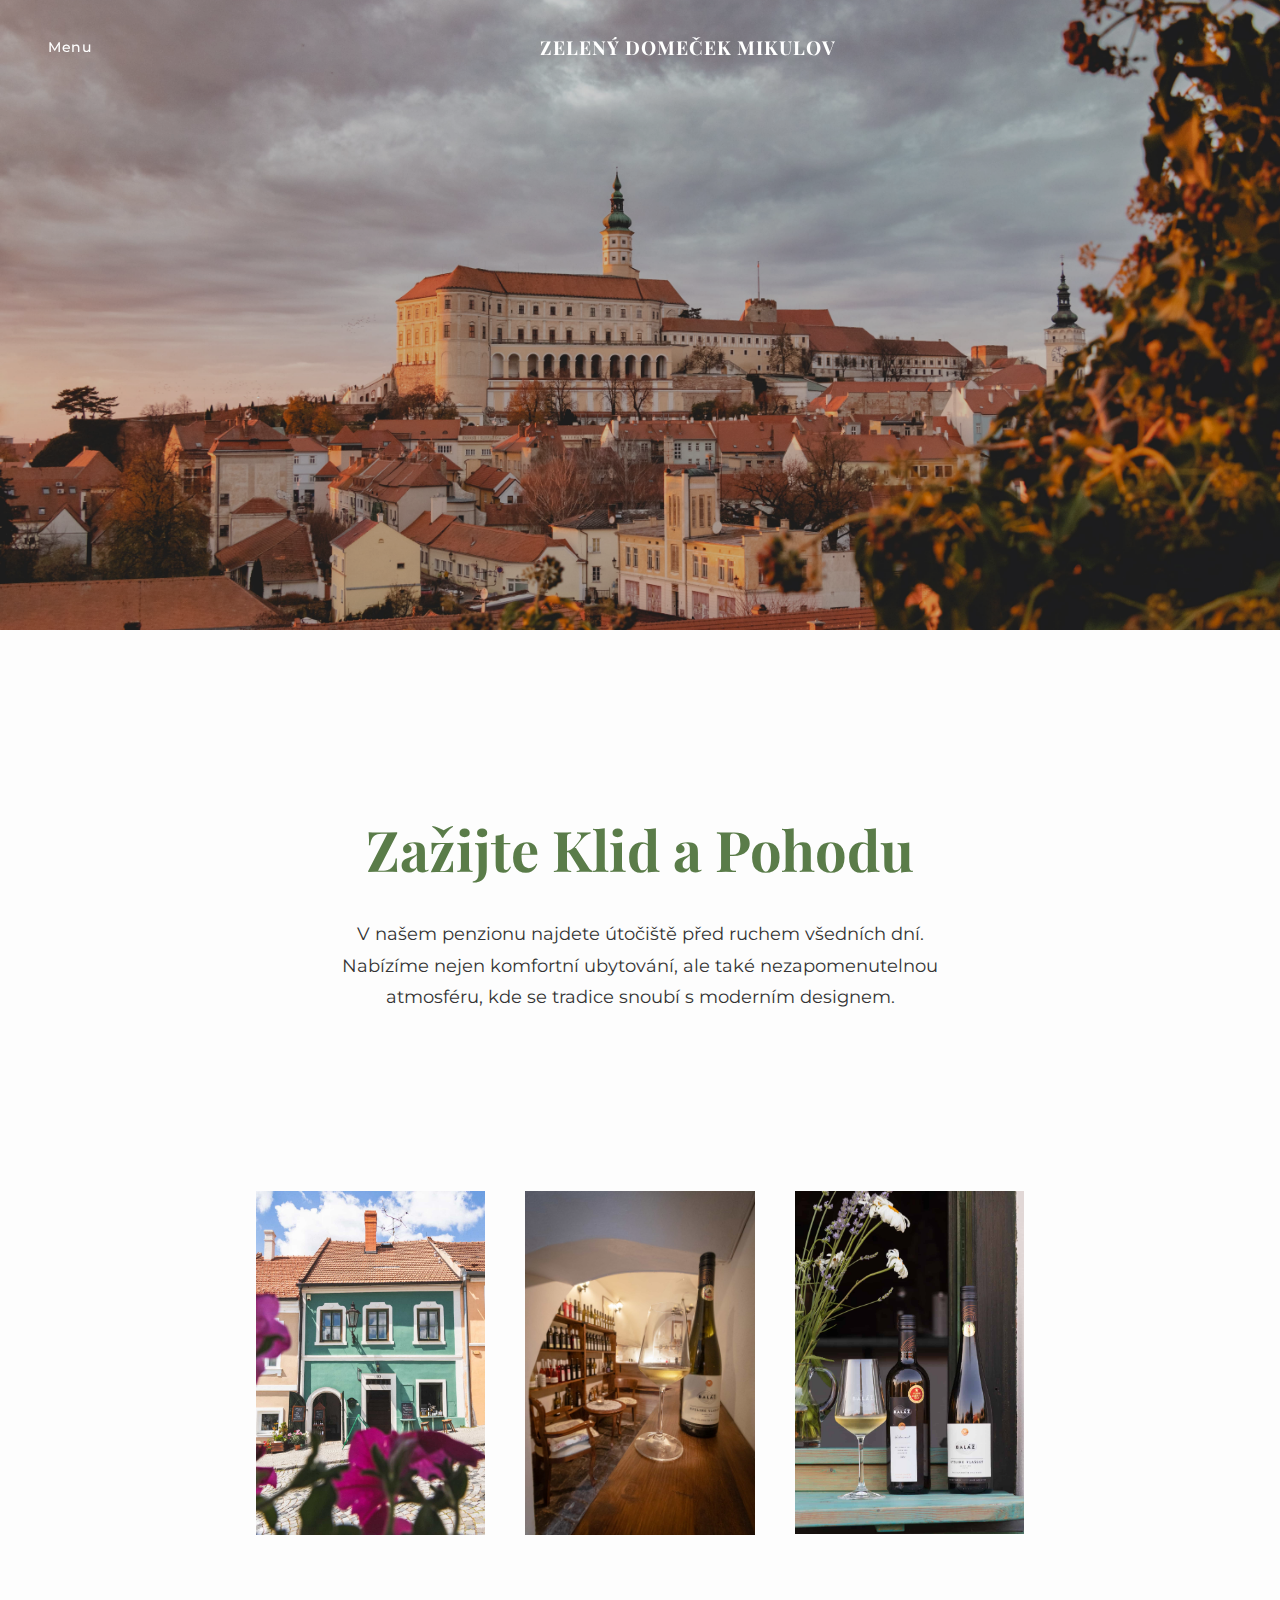
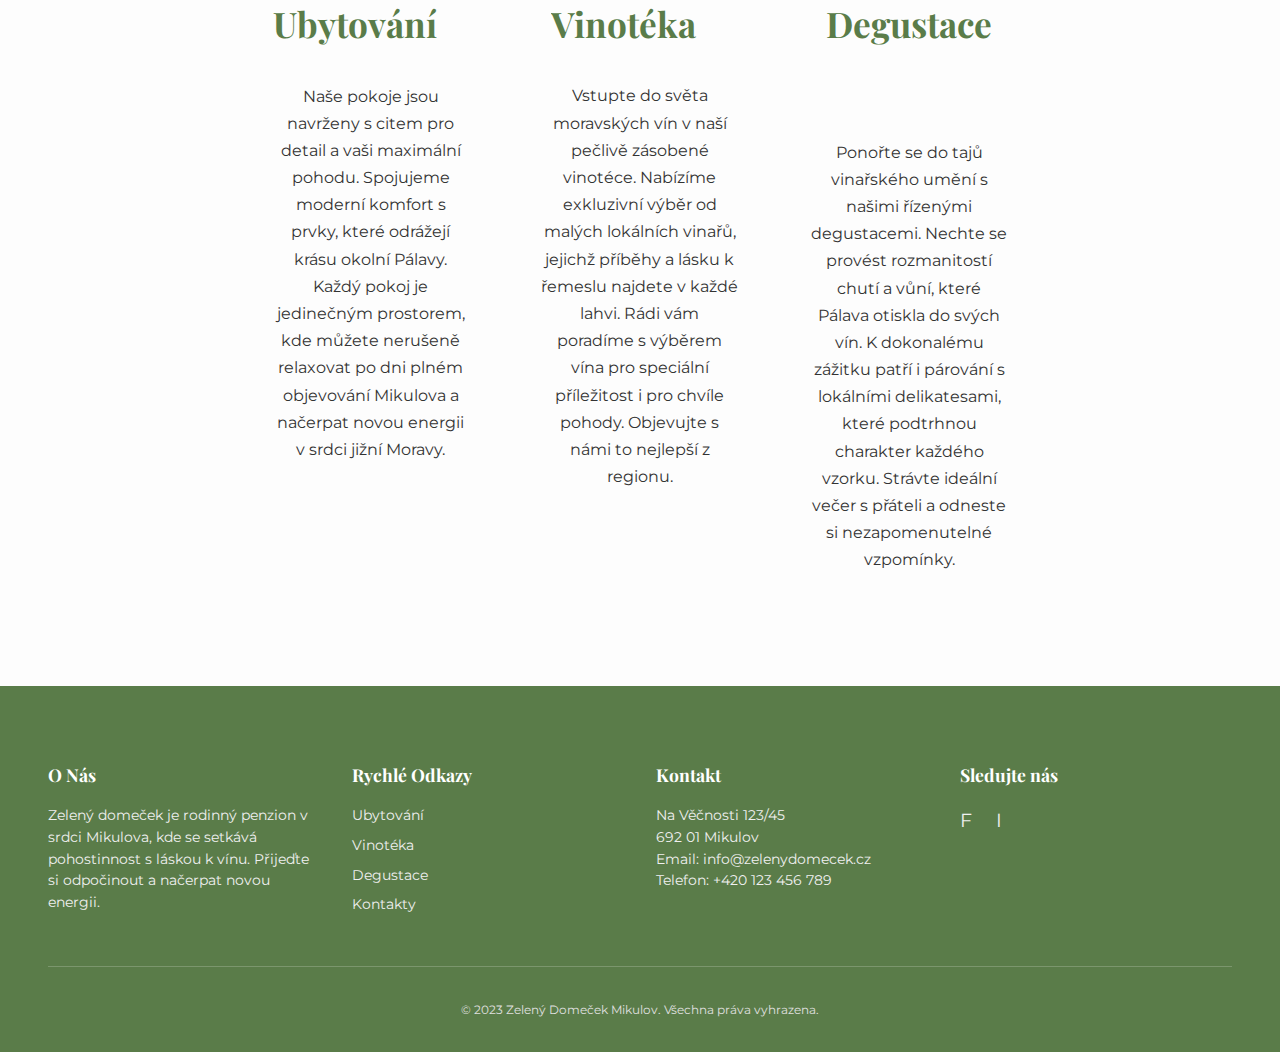
<file: index.html>
<!DOCTYPE html>
<html lang="cs">
<head>
    <meta charset="UTF-8">
    <meta name="viewport" content="width=device-width, initial-scale=1.0">
    <title>Zelený Domeček Mikulov - Vítejte</title>
    
    <link rel="preconnect" href="https://fonts.googleapis.com">
    <link rel="preconnect" href="https://fonts.gstatic.com" crossorigin>
    <link href="https://fonts.googleapis.com/css2?family=Playfair+Display:wght@700&family=Montserrat:wght@400;500&display=swap" rel="stylesheet">

    <link rel="stylesheet" href="style.css">
    <script defer src="main.js"></script>
</head>
<body>

    <!-- NAVIGACE -->
    <header class="site-header">
        <div class="nav-container">
            <div class="nav-left">
                <button class="menu-toggle">Menu</button>
            </div>
            <div class="nav-center">
                <a href="index.html" class="logo">zelený domeček Mikulov</a>
            </div>
            <div class="nav-right">
                <!-- Ponecháno prázdné pro správné zarovnání -->
            </div>
        </div>
        <nav class="dropdown-menu">
            <a href="ubytovani.html">Ubytování</a>
            <a href="vinoteka.html">Vinotéka</a>
            <a href="degustace.html">Degustace</a>
            <a href="kontakty.html">Kontakty</a>
        </nav>
    </header>

    <!-- 1. Hero sekce -->
    <section class="hero">
        <img src="images/hero.jpg" alt="Pohled na Zelený domeček a Mikulov" class="zooming-image">
    </section>

    <!-- HLAVNÍ OBSAH STRÁNKY -->
    <main>
        <!-- 2. Textová sekce -->
        <section class="text-section">
            <div class="text-container">
                <h2>Zažijte Klid a Pohodu</h2>
                <p>
                    V našem penzionu najdete útočiště před ruchem všedních dní. Nabízíme nejen komfortní ubytování, ale také nezapomenutelnou atmosféru, kde se tradice snoubí s moderním designem.
                </p>
            </div>
        </section>

        <!-- 3. Sekce galerie s obsahem a prokliky -->
        <section class="gallery-section">
            <div class="gallery-grid">
                <div class="gallery-item">
                    <a href="ubytovani.html">
                        <img src="images/ubytovani.jpg" alt="Interiér pokoje v penzionu">
                    </a>
                    <div class="gallery-item-content">
                        <h2><a href="ubytovani.html">Ubytování</a></h2>
                        <p>Naše pokoje jsou navrženy s citem pro detail a vaši maximální pohodu. Spojujeme moderní komfort s prvky, které odrážejí krásu okolní Pálavy. Každý pokoj je jedinečným prostorem, kde můžete nerušeně relaxovat po dni plném objevování Mikulova a načerpat novou energii v srdci jižní Moravy.</p>
                    </div>
                </div>
                <div class="gallery-item">
                    <a href="vinoteka.html">
                        <img src="images/vinoteka.jpg" alt="Láhev vína a skleničky">
                    </a>
                    <div class="gallery-item-content">
                        <h2><a href="vinoteka.html">Vinotéka</a></h2>
                        <p>Vstupte do světa moravských vín v naší pečlivě zásobené vinotéce. Nabízíme exkluzivní výběr od malých lokálních vinařů, jejichž příběhy a lásku k řemeslu najdete v každé lahvi. Rádi vám poradíme s výběrem vína pro speciální příležitost i pro chvíle pohody. Objevujte s námi to nejlepší z regionu.</p>
                    </div>
                </div>
                <div class="gallery-item">
                    <a href="degustace.html">
                        <img src="images/degustace.jpg" alt="Skupina lidí při degustaci vína">
                    </a>
                    <div class="gallery-item-content">
                        <h2><a href="degustace.html">Degustace</a></h2>
                        <p>Ponořte se do tajů vinařského umění s našimi řízenými degustacemi. Nechte se provést rozmanitostí chutí a vůní, které Pálava otiskla do svých vín. K dokonalému zážitku patří i párování s lokálními delikatesami, které podtrhnou charakter každého vzorku. Strávte ideální večer s přáteli a odneste si nezapomenutelné vzpomínky.</p>
                    </div>
                </div>
            </div>
        </section>
    </main>

    <footer class="site-footer-main">
        <div class="footer-container">
            <div class="footer-column">
                <h4>O Nás</h4>
                <p>Zelený domeček je rodinný penzion v srdci Mikulova, kde se setkává pohostinnost s láskou k vínu. Přijeďte si odpočinout a načerpat novou energii.</p>
            </div>
            <div class="footer-column">
                <h4>Rychlé Odkazy</h4>
                <ul>
                    <li><a href="ubytovani.html">Ubytování</a></li>
                    <li><a href="vinoteka.html">Vinotéka</a></li>
                    <li><a href="degustace.html">Degustace</a></li>
                    <li><a href="kontakty.html">Kontakty</a></li>
                </ul>
            </div>
            <div class="footer-column">
                <h4>Kontakt</h4>
                <p>
                    Na Věčnosti 123/45<br>
                    692 01 Mikulov<br>
                    Email: <a href="mailto:info@zelenydomecek.cz">info@zelenydomecek.cz</a><br>
                    Telefon: <a href="tel:+420123456789">+420 123 456 789</a>
                </p>
            </div>
            <div class="footer-column">
                <h4>Sledujte nás</h4>
                <div class="social-icons">
                    <a href="#" aria-label="Facebook">F</a> <!-- Placeholder -->
                    <a href="#" aria-label="Instagram">I</a> <!-- Placeholder -->
                </div>
            </div>
        </div>
        <div class="footer-bottom">
            <p>&copy; 2023 Zelený Domeček Mikulov. Všechna práva vyhrazena.</p>
        </div>
    </footer>

</body>
</html>
</file>
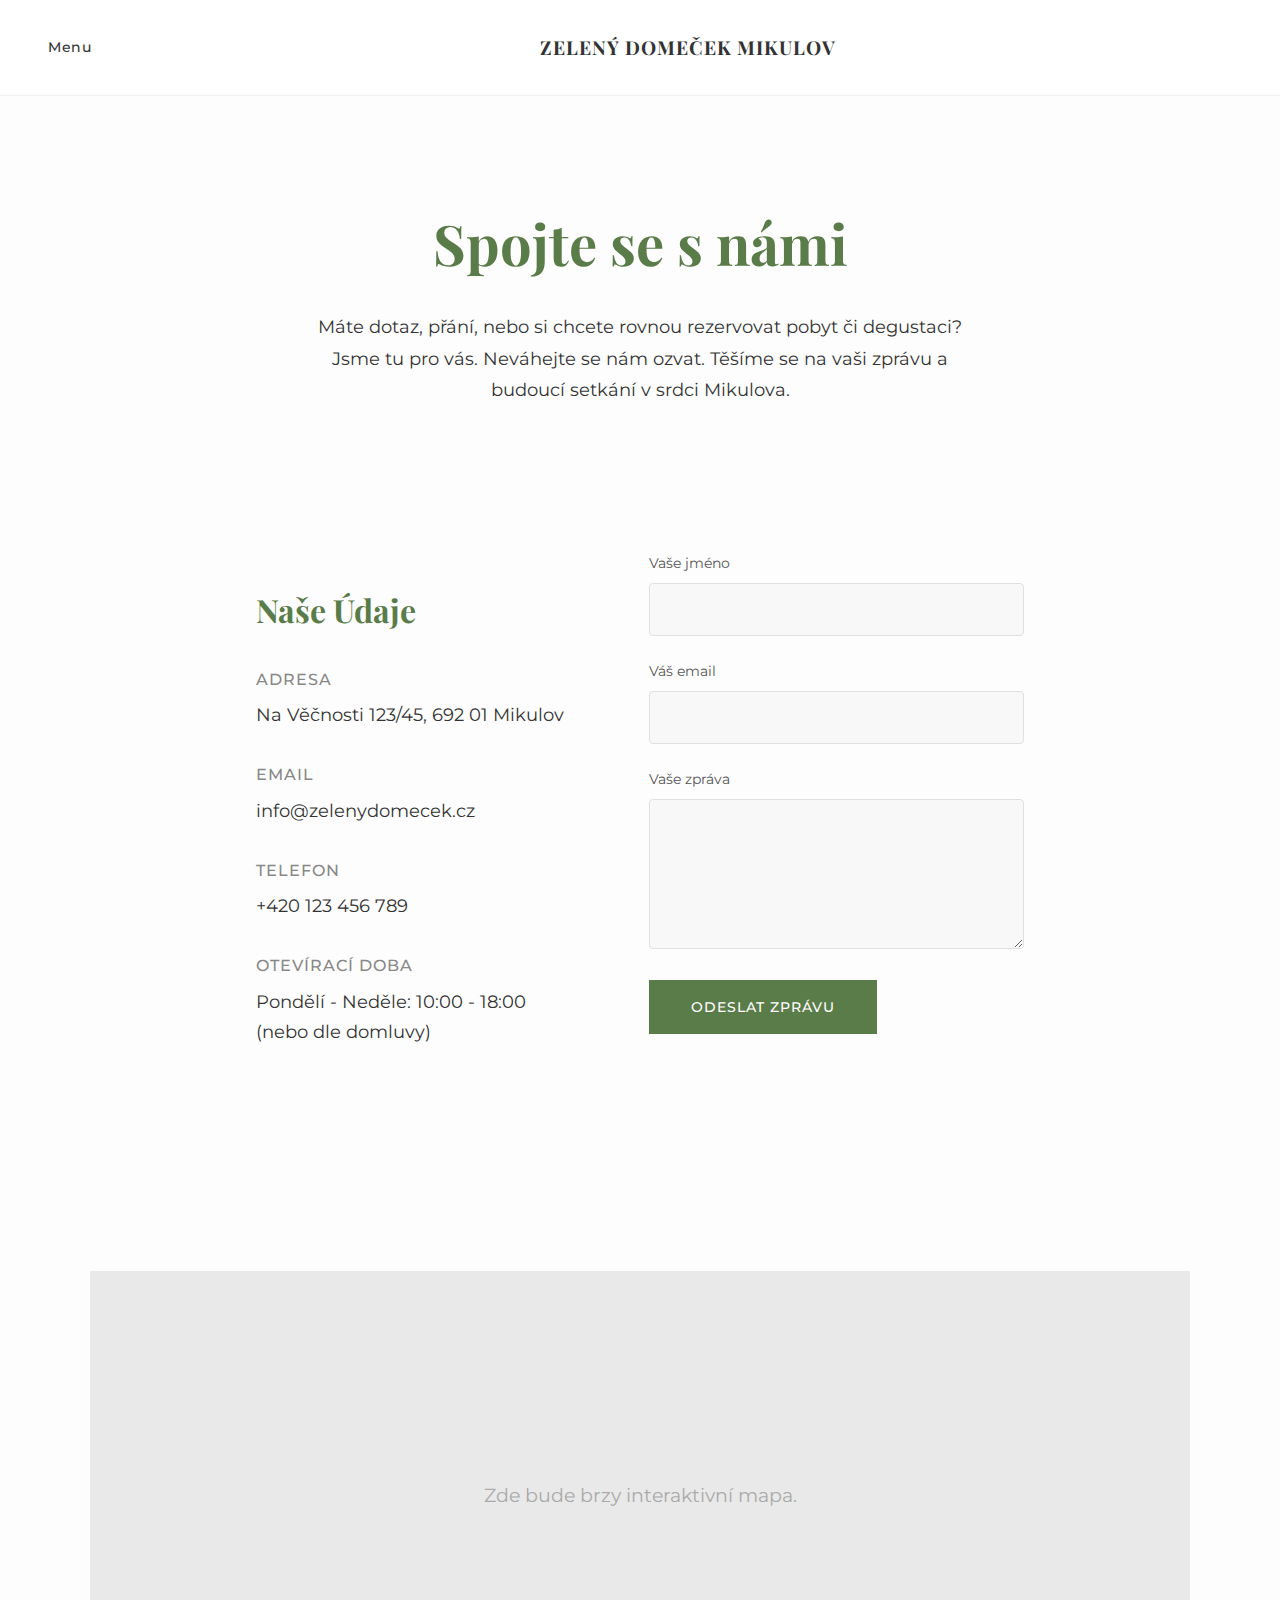
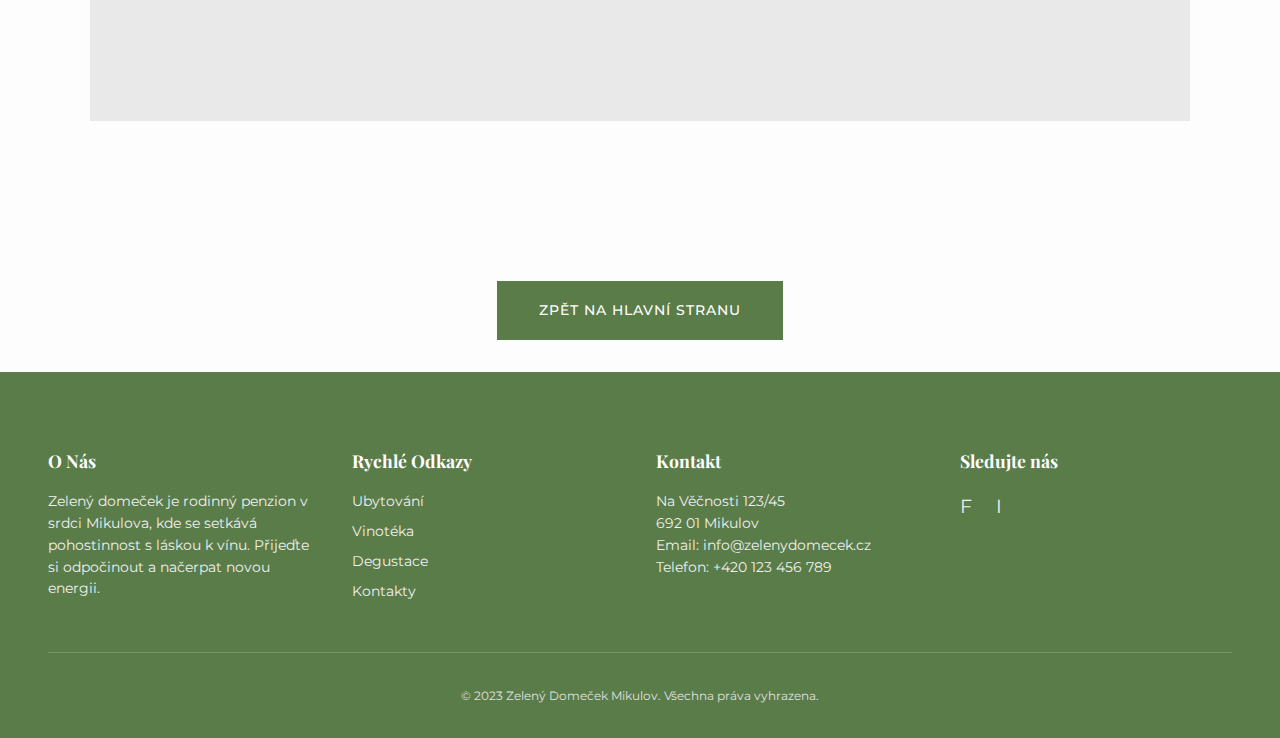
<file: kontakty.html>
<!DOCTYPE html>
<html lang="cs">
<head>
    <meta charset="UTF-8">
    <meta name="viewport" content="width=device-width, initial-scale=1.0">
    <title>Zelený Domeček Mikulov - Kontakty</title>
    
    <link rel="preconnect" href="https://fonts.googleapis.com">
    <link rel="preconnect" href="https://fonts.gstatic.com" crossorigin>
    <link href="https://fonts.googleapis.com/css2?family=Playfair+Display:wght@700&family=Montserrat:wght@400;500&display=swap" rel="stylesheet">

    <link rel="stylesheet" href="style.css">
    <script defer src="main.js"></script>
</head>
<body>
    <!-- NAVIGACE s pevnou hlavičkou -->
    <header class="site-header site-header--solid">
        <div class="nav-container">
            <div class="nav-left">
                <button class="menu-toggle">Menu</button>
            </div>
            <div class="nav-center">
                <a href="index.html" class="logo">zelený domeček Mikulov</a>
            </div>
            <div class="nav-right">
                <!-- Ponecháno prázdné pro správné zarovnání -->
            </div>
        </div>
        <nav class="dropdown-menu">
            <a href="ubytovani.html">Ubytování</a>
            <a href="vinoteka.html">Vinotéka</a>
            <a href="degustace.html">Degustace</a>
            <a href="kontakty.html">Kontakty</a>
        </nav>
    </header>

    <main>
        <section class="text-section page-title-section">
            <div class="text-container">
                <h1>Spojte se s námi</h1>
                <p>
                    Máte dotaz, přání, nebo si chcete rovnou rezervovat pobyt či degustaci? Jsme tu pro vás. Neváhejte se nám ozvat. Těšíme se na vaši zprávu a budoucí setkání v srdci Mikulova.
                </p>
            </div>
        </section>

        <!-- Sekce s kontakty a formulářem -->
        <section class="contact-section">
            <div class="contact-grid">
                <div class="contact-info">
                    <div class="contact-info-block">
                        <h3>Naše Údaje</h3>
                        <div class="contact-info-item">
                            <h4>Adresa</h4>
                            <p>Na Věčnosti 123/45, 692 01 Mikulov</p>
                        </div>
                        <div class="contact-info-item">
                            <h4>Email</h4>
                            <p><a href="mailto:info@zelenydomecek.cz">info@zelenydomecek.cz</a></p>
                        </div>
                        <div class="contact-info-item">
                            <h4>Telefon</h4>
                            <p><a href="tel:+420123456789">+420 123 456 789</a></p>
                        </div>
                        <div class="contact-info-item">
                            <h4>Otevírací doba</h4>
                            <p>Pondělí - Neděle: 10:00 - 18:00 (nebo dle domluvy)</p>
                        </div>
                    </div>
                </div>
                
                <div class="contact-form">
                    <form action="https://formspree.io/f/YOUR_UNIQUE_ID" method="POST">
                        <div class="form-group">
                            <label for="name">Vaše jméno</label>
                            <input type="text" id="name" name="name" class="form-control" required>
                        </div>
                        <div class="form-group">
                            <label for="email">Váš email</label>
                            <input type="email" id="email" name="_replyto" class="form-control" required>
                        </div>
                        <div class="form-group">
                            <label for="message">Vaše zpráva</label>
                            <textarea id="message" name="message" class="form-control" required></textarea>
                        </div>
                        <button type="submit" class="button">Odeslat zprávu</button>
                    </form>
                </div>
            </div>
        </section>

        <!-- Sekce s mapou -->
        <section class="map-section">
            <div class="map-placeholder">
                Zde bude brzy interaktivní mapa.
            </div>
        </section>
    </main>

    <!-- Sekce pro návrat na hlavní stranu -->
    <section class="back-to-home-section">
        <a href="index.html" class="button">Zpět na hlavní stranu</a>
    </section>

    <footer class="site-footer-main">
        <div class="footer-container">
            <div class="footer-column">
                <h4>O Nás</h4>
                <p>Zelený domeček je rodinný penzion v srdci Mikulova, kde se setkává pohostinnost s láskou k vínu. Přijeďte si odpočinout a načerpat novou energii.</p>
            </div>
            <div class="footer-column">
                <h4>Rychlé Odkazy</h4>
                <ul>
                    <li><a href="ubytovani.html">Ubytování</a></li>
                    <li><a href="vinoteka.html">Vinotéka</a></li>
                    <li><a href="degustace.html">Degustace</a></li>
                    <li><a href="kontakty.html">Kontakty</a></li>
                </ul>
            </div>
            <div class="footer-column">
                <h4>Kontakt</h4>
                <p>
                    Na Věčnosti 123/45<br>
                    692 01 Mikulov<br>
                    Email: <a href="mailto:info@zelenydomecek.cz">info@zelenydomecek.cz</a><br>
                    Telefon: <a href="tel:+420123456789">+420 123 456 789</a>
                </p>
            </div>
            <div class="footer-column">
                <h4>Sledujte nás</h4>
                <div class="social-icons">
                    <a href="#" aria-label="Facebook">F</a> <!-- Placeholder -->
                    <a href="#" aria-label="Instagram">I</a> <!-- Placeholder -->
                </div>
            </div>
        </div>
        <div class="footer-bottom">
            <p>&copy; 2023 Zelený Domeček Mikulov. Všechna práva vyhrazena.</p>
        </div>
    </footer>

</body>
</html>
</file>
<file: style.css>
/* --- Základní nastavení & Proměnné --- */
:root {
    --font-serif: 'Playfair Display', serif;
    --font-sans: 'Montserrat', sans-serif;
    --color-text-light: #ffffff;
    --color-text-dark: #333333;
    --color-background: #fdfdfd;
    --header-bg: transparent;
    --header-bg-open: #ffffff;
    --header-text: var(--color-text-light);
    --header-text-open: var(--color-text-dark);
    --color-accent: #5A7C49; /* Nová elegantní zelená */
}

body {
    font-family: var(--font-sans);
    color: var(--color-text-dark);
    background-color: var(--color-background);
    margin: 0;
    line-height: 1.6;
}

main {
    position: relative;
    z-index: 2;
    background-color: var(--color-background);
}

/* --- Nadpisy --- */
main h1, main h2, main h3 {
    color: var(--color-accent);
}

/* --- Hero sekce s animací přiblížení --- */
.hero {
    height: 70vh; /* Finální snížení výšky pro lepší kompozici */
    position: relative; 
    overflow: hidden; /* Ořízne zvětšený obrázek */
}

.hero::after {
    content: '';
    position: absolute;
    top: 0; left: 0; right: 0; bottom: 0;
    background-color: rgba(0, 0, 0, 0.2);
    z-index: 1; /* Umístí překryv nad obrázek */
}

.zooming-image {
  width: 100%;
  height: 100%;
  object-fit: cover;
  object-position: center; /* Zajistí centrování obrázku */
  animation: slowZoom 20s forwards;
}

/* --- Navigace --- */
.site-header {
    position: fixed;
    top: 0;
    left: 0;
    width: 100%;
    padding: 2rem 3rem;
    z-index: 100; /* Zůstane nad vším */
    background-color: var(--header-bg);
    transition: background-color 0.4s ease;
}

.site-header.open {
    background-color: var(--header-bg-open);
}

.site-header--solid {
    background-color: var(--header-bg-open);
    border-bottom: 1px solid #f0f0f0;
}

.site-header--solid .logo,
.site-header--solid .menu-toggle {
    color: var(--header-text-open);
}

.nav-container {
    display: grid;
    grid-template-columns: 1fr 1fr 1fr;
    align-items: center;
    width: 100%;
}

.nav-left { display: flex; justify-content: flex-start; }
.nav-center { text-align: center; }
.nav-right { display: flex; justify-content: flex-end; }

.logo {
    font-family: var(--font-serif);
    font-size: 1.2rem;
    font-weight: 700;
    letter-spacing: 1px;
    color: var(--header-text);
    text-decoration: none;
    text-transform: uppercase;
    transition: color 0.3s ease;
}

.menu-toggle {
    font-family: var(--font-sans);
    font-weight: 500;
    font-size: 0.9rem;
    letter-spacing: 0.5px;
    color: var(--header-text);
    background: none;
    border: none;
    cursor: pointer;
    padding: 0;
    transition: color 0.3s ease;
    z-index: 101; 
}

.site-header.open .logo, 
.site-header.open .menu-toggle {
    color: var(--header-text-open);
}

.dropdown-menu {
    position: absolute;
    left: 0;
    top: 100%;
    width: 100%;
    background-color: var(--header-bg-open);
    display: flex;
    justify-content: center;
    align-items: center;
    padding: 1rem 0;
    border-top: 1px solid #f0f0f0;
    visibility: hidden;
    opacity: 0;
    transform: translateY(-100%);
    pointer-events: none;
    transition: transform 0.5s ease-in-out, opacity 0.4s ease, visibility 0s 0.5s;
}

.site-header.open .dropdown-menu {
    visibility: visible;
    opacity: 1;
    transform: translateY(0);
    pointer-events: auto;
    transition-delay: 0s;
}

.dropdown-menu a { color: var(--header-text-open); text-decoration: none; text-transform: uppercase; margin: 0 1.5rem; transition: opacity 0.3s ease; }
.dropdown-menu a:hover { opacity: 0.7; }

/* --- Obecné třídy pro obsah --- */
.text-section{padding:8rem 2rem;text-align:center}
.page-title-section{padding-top:10rem}
.text-container{max-width:650px;margin:0 auto}
.text-section h1,.text-section h2{font-family:var(--font-serif);font-size:3.5rem;font-weight:700;margin-bottom:1.5rem}
.text-section p{font-size:1.1rem;line-height:1.8}

/* --- Sekce Galerie --- */
.gallery-section { padding: 2rem 20% 6rem; }
.gallery-grid{display:grid;grid-template-columns:repeat(3,1fr);gap:2.5rem}
.gallery-item a{display:block;text-decoration:none; overflow: hidden;}
.gallery-item img{
    width:100%;
    height:auto;
    object-fit:cover;
    display:block;
    margin-bottom:2rem;
    transition: transform 0.4s ease, filter 0.4s ease;
}

.gallery-item:hover img {
    transform: scale(1.05);
    filter: brightness(1.1);
}

.gallery-item-content{text-align:center;padding:0 1rem}
.gallery-item-content h2{font-family:var(--font-serif);font-size:2.2rem;font-weight:700;margin-bottom:1rem}
.gallery-item-content h2 a{
    text-decoration:none;
    color:inherit;
    display: inline-block; /* Zajistí správné chování */
}

/* Nová šipka vedle nadpisu galerie */
.gallery-item-content h2 a::after {
    content: '\2192'; /* Unicode pro šipku doprava */
    display: inline-block;
    color: var(--color-accent);
    margin-left: 0.5rem;
    opacity: 0;
    transform: translateX(-10px);
    transition: opacity 0.3s ease, transform 0.3s ease;
}

/* Zobrazení šipky při najetí myší na celý prvek galerie */
.gallery-item:hover .gallery-item-content h2 a::after {
    opacity: 1;
    transform: translateX(0);
}

.gallery-item-content p{font-size:1rem;line-height:1.7;max-width:450px;margin-left:auto;margin-right:auto;color:var(--color-text-dark)}

/* --- Seznam pokojů --- */
.room-list{padding:0 20% 6rem}
.room-section{display:grid;grid-template-columns:1fr 1fr;gap:4rem;align-items:center;margin-bottom:6rem}
.room-section:nth-child(even) .room-image{order:2}
.room-image img{width:100%;height:auto;display:block}
.room-description h3{font-family:var(--font-serif);font-size:2.8rem;font-weight:700;margin-bottom:1.5rem}
.room-description p{font-size:1rem;line-height:1.8;margin-bottom:2rem}
.room-features{list-style:none;padding:0;margin:0 0 2.5rem}
.room-features li{font-size:1rem;margin-bottom:.8rem;padding-left:2rem;position:relative}
.room-features li::before{content:'\2713';position:absolute;left:0;top:0;color: var(--color-accent);font-weight:700}

/* --- Tlačítka --- */
.button {
    display: inline-block;
    background-color: var(--color-accent);
    color: var(--color-text-light);
    padding: 1rem 2.5rem;
    text-decoration: none;
    font-family: var(--font-sans);
    font-weight: 500;
    font-size: .9rem;
    text-transform: uppercase;
    letter-spacing: 1px;
    border: 2px solid var(--color-accent);
    transition: background-color .3s ease, color .3s ease;
}
.button:hover {
    background-color: transparent;
    color: var(--color-accent);
}

/* --- Stránka Kontakty --- */
.contact-section { padding: 0 20% 6rem; }
.contact-grid { display: grid; grid-template-columns: 1fr 1.2fr; gap: 5rem; align-items: start; }
.contact-info-block h3 { font-family: var(--font-serif); font-size: 2rem; font-weight: 700; margin-bottom: 2rem; }
.contact-info-item { margin-bottom: 2rem; }
.contact-info-item h4 { font-family: var(--font-sans); font-size: 1rem; font-weight: 500; text-transform: uppercase; letter-spacing: 1px; margin-bottom: 0.5rem; color: #888; }
.contact-info-item p, .contact-info-item a { font-size: 1.1rem; line-height: 1.7; margin: 0; text-decoration: none; color: var(--color-text-dark); }
.contact-info-item a:hover { color: var(--color-accent); }
.contact-form .form-group { margin-bottom: 1.5rem; }
.contact-form label { display: block; font-size: 0.9rem; margin-bottom: 0.5rem; color: #555; }
.contact-form .form-control { width: 100%; padding: 1rem; font-family: var(--font-sans); font-size: 1rem; color: var(--color-text-dark); background-color: #f8f8f8; border: 1px solid #e0e0e0; border-radius: 4px; box-sizing: border-box; transition: border-color 0.3s ease, box-shadow 0.3s ease; }
.contact-form .form-control:focus { outline: none; border-color: var(--color-accent); box-shadow: 0 0 0 2px rgba(90, 124, 73, 0.2); }
.contact-form textarea.form-control { min-height: 150px; resize: vertical; }

.map-section { padding: 6rem 0; text-align: center; }
.map-placeholder { width: 100%; max-width: 1100px; height: 450px; background-color: #e9e9e9; display: flex; justify-content: center; align-items: center; color: #aaa; font-size: 1.2rem; margin: 0 auto; }

/* --- Patička --- */
.site-footer-main { background-color: var(--color-accent); color: #f0f0f0; padding: 3.25rem 3rem 1.3rem; font-size: 0.85rem; }
.footer-container { display: grid; grid-template-columns: repeat(auto-fit, minmax(250px, 1fr)); gap: 2rem; max-width: 1200px; margin: 0 auto 2.6rem; }
.footer-column h4 { font-family: var(--font-serif); font-size: 1.1rem; font-weight: 700; margin-bottom: 1rem; color: var(--color-text-light); }
.footer-column p, .footer-column ul { margin: 0; padding: 0; list-style: none; }
.footer-column li { margin-bottom: 0.5rem; }
.footer-column a { color: #f0f0f0; text-decoration: none; transition: color 0.3s ease; }
.footer-column a:hover { color: rgba(255, 255, 255, 0.8); }
.social-icons { display: flex; gap: 1.5rem; }
.social-icons a { font-size: 1.2rem; }
.footer-bottom { text-align: center; padding-top: 1.3rem; border-top: 1px solid rgba(255, 255, 255, 0.2); font-size: 0.75rem; color: #e0e0e0; }

/* --- Animace --- */
@keyframes slowZoom {
  0% {
    transform: scale(1);
  }
  100% {
    transform: scale(1.05); /* Jemné přiblížení */
  }
}

/* --- Sekce pro návrat domů --- */
.back-to-home-section {
    padding: 4rem 2rem 2rem; /* Snížený spodní padding */
    text-align: center;
    background-color: var(--color-background);
}

/* --- Responzivní Design --- */
@media (max-width: 992px) {
    .gallery-grid { grid-template-columns: 1fr; gap: 4rem; }
    .gallery-item img { margin-bottom: 1.5rem; }
    .room-section { grid-template-columns: 1fr; gap: 2.5rem; }
    .room-section:nth-child(even) .room-image { order: 0; }
    .contact-grid { grid-template-columns: 1fr; gap: 4rem; }
}

@media (max-width: 768px) {
    .site-header { padding: 1.5rem; }
    .logo { font-size: 1rem; }
    .dropdown-menu { flex-direction: column; padding: 1.5rem 0; }
    .dropdown-menu a { margin: .8rem 0; }
    .text-section { padding: 6rem 1.5rem; }
    .text-section h1, .text-section h2 { font-size: 2.5rem; }
    .gallery-item-content h2 { font-size: 2rem; }
    .room-list { padding: 0 1.5rem 4rem; }
    .room-description h3 { font-size: 2.3rem; }
    .footer-container { grid-template-columns: 1fr; text-align: center; }
    .social-icons { justify-content: center; }
    .contact-section { padding: 0 1.5rem 4rem; }
    .gallery-section { padding: 2rem 5% 6rem; } /* Menší okraj pro mobilní zařízení */
}
</file>
